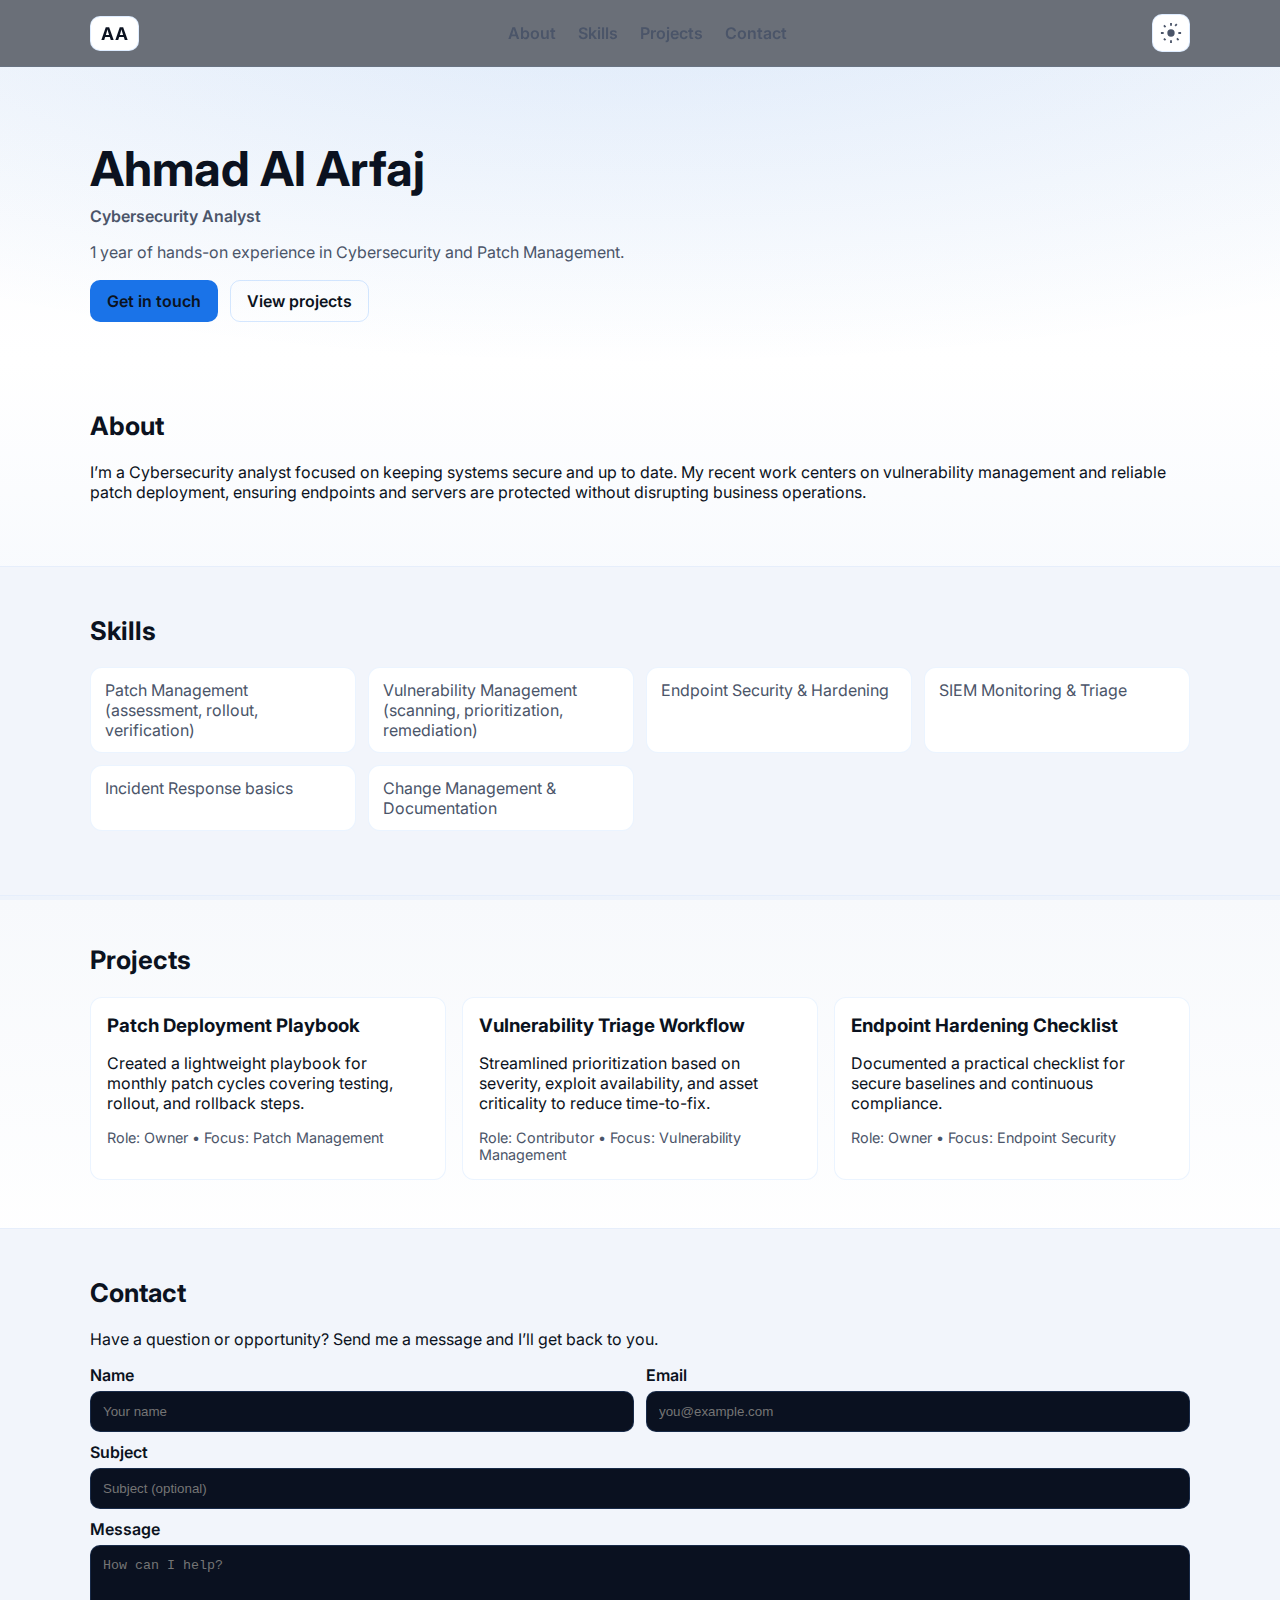
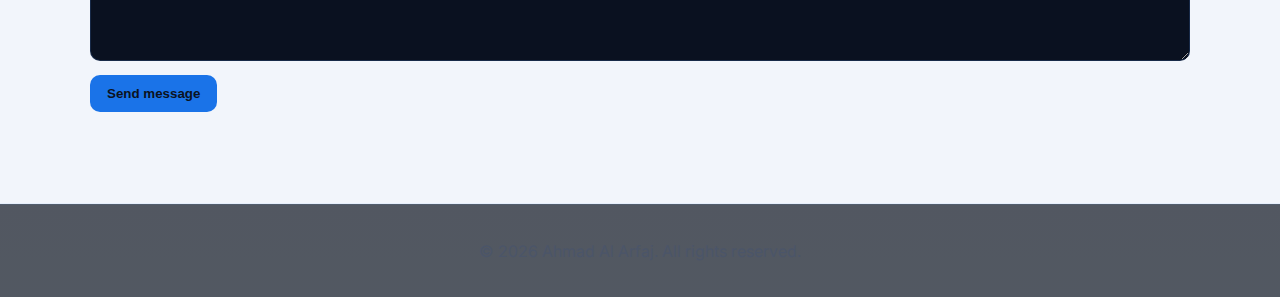
<file: index.html>
<!DOCTYPE html>
<html lang="en">
<head>
    <meta charset="UTF-8">
    <meta name="viewport" content="width=device-width, initial-scale=1">
    <title>Ahmad S. Al Arfaj | Cybersecurity Analyst</title>
    <meta name="description" content="Portfolio of Ahmad S. Al Arfaj — Cybersecurity Analyst with 1 year of experience in Cybersecurity and Patch Management.">
    <link rel="stylesheet" href="assets/css/styles.css">
    <link rel="preconnect" href="https://fonts.googleapis.com">
    <link rel="preconnect" href="https://fonts.gstatic.com" crossorigin>
    <link href="https://fonts.googleapis.com/css2?family=Inter:wght@400;600;700&display=swap" rel="stylesheet">
</head>
<body>
    <header class="site-header">
        <div class="container header-inner">
            <a href="#home" class="logo">AA</a>
            <nav class="nav">
                <a href="#about">About</a>
                <a href="#skills">Skills</a>
                <a href="#projects">Projects</a>
                <a href="#contact">Contact</a>
            </nav>
            <button id="theme-toggle" class="icon-btn" aria-label="Toggle dark/light mode" title="Toggle theme">
                <!-- Moon icon (default for dark) -->
                <svg class="icon icon-moon" viewBox="0 0 24 24" width="22" height="22" aria-hidden="true">
                    <path fill="currentColor" d="M21.64 13A9 9 0 0 1 11 2.36 1 1 0 0 0 9.7 3.7 7 7 0 1 0 20.3 14.3 1 1 0 0 0 21.64 13z"/>
                </svg>
                <!-- Sun icon (shown in light) -->
                <svg class="icon icon-sun" viewBox="0 0 24 24" width="22" height="22" aria-hidden="true">
                    <path fill="currentColor" d="M6.76 4.84l-1.8-1.79-1.41 1.41 1.79 1.8 1.42-1.42zm10.48 0l1.79-1.8-1.41-1.41-1.8 1.79 1.42 1.42zM12 4h-1V1h2v3h-1zm0 16h-1v3h2v-3h-1zM4 11H1v2h3v-2zm19 0h-3v2h3v-2zM6.76 19.16l-1.42 1.42-1.79-1.8 1.41-1.41 1.8 1.79zM19.16 17.24l1.8 1.79-1.41 1.41-1.79-1.8 1.4-1.4zM12 8a4 4 0 100 8 4 4 0 000-8z"/>
                </svg>
            </button>
        </div>
    </header>

    <main id="home">
        <section class="hero">
            <div class="container hero-inner">
                <div class="hero-text">
                    <h1>Ahmad Al Arfaj</h1>
                    <p class="subtitle">Cybersecurity Analyst</p>
                    <p class="tagline">1 year of hands-on experience in Cybersecurity and Patch Management.</p>
                    <div class="cta-row">
                        <a class="btn primary" href="#contact">Get in touch</a>
                        <a class="btn ghost" href="#projects">View projects</a>
                    </div>
                </div>
            </div>
        </section>

        <section id="about" class="section">
            <div class="container">
                <h2>About</h2>
                <p>
                    I’m a Cybersecurity analyst focused on keeping systems secure and up to date. My recent work centers on
                    vulnerability management and reliable patch deployment, ensuring endpoints and servers are protected
                    without disrupting business operations.
                </p>
            </div>
        </section>

        <section id="skills" class="section alt">
            <div class="container">
                <h2>Skills</h2>
                <ul class="skills">
                    <li>Patch Management (assessment, rollout, verification)</li>
                    <li>Vulnerability Management (scanning, prioritization, remediation)</li>
                    <li>Endpoint Security & Hardening</li>
                    <li>SIEM Monitoring & Triage</li>
                    <li>Incident Response basics</li>
                    <li>Change Management & Documentation</li>
                </ul>
            </div>
        </section>

        <section id="projects" class="section">
            <div class="container">
                <h2>Projects</h2>
                <div class="cards">
                    <article class="card">
                        <h3>Patch Deployment Playbook</h3>
                        <p>Created a lightweight playbook for monthly patch cycles covering testing, rollout, and rollback steps.</p>
                        <div class="meta">Role: Owner • Focus: Patch Management</div>
                    </article>
                    <article class="card">
                        <h3>Vulnerability Triage Workflow</h3>
                        <p>Streamlined prioritization based on severity, exploit availability, and asset criticality to reduce time-to-fix.</p>
                        <div class="meta">Role: Contributor • Focus: Vulnerability Management</div>
                    </article>
                    <article class="card">
                        <h3>Endpoint Hardening Checklist</h3>
                        <p>Documented a practical checklist for secure baselines and continuous compliance.</p>
                        <div class="meta">Role: Owner • Focus: Endpoint Security</div>
                    </article>
                </div>
            </div>
        </section>

        <section id="contact" class="section alt">
            <div class="container">
                <h2>Contact</h2>
                <p>Have a question or opportunity? Send me a message and I’ll get back to you.</p>
                <!-- Set data-to to your email. Optional: set data-endpoint to a backend URL to receive form posts. -->
                <form id="contact-form" class="contact-form" data-to="ahmad@example.com" data-endpoint="">
                    <div class="grid two">
                        <label>
                            <span>Name</span>
                            <input type="text" name="name" required minlength="2" placeholder="Your name">
                        </label>
                        <label>
                            <span>Email</span>
                            <input type="email" name="email" required placeholder="you@example.com">
                        </label>
                    </div>
                    <label>
                        <span>Subject</span>
                        <input type="text" name="subject" placeholder="Subject (optional)">
                    </label>
                    <label>
                        <span>Message</span>
                        <textarea name="message" rows="6" required placeholder="How can I help?"></textarea>
                    </label>
                    <!-- Honeypot field to deter bots -->
                    <input type="text" name="company" class="hp" autocomplete="off" tabindex="-1" aria-hidden="true">
                    <button type="submit" class="btn primary">Send message</button>
                    <p id="form-status" role="status" aria-live="polite" class="form-status"></p>
                </form>
            </div>
        </section>
    </main>

    <footer class="site-footer">
        <div class="container">
            <p>&copy; <span id="year"></span> Ahmad Al Arfaj. All rights reserved.</p>
        </div>
    </footer>

    <script src="assets/js/main.js"></script>
</body>
</html>
</file>
<file: assets/css/styles.css>
:root {
    --bg: #0b1220;
    --surface: #111a2b;
    --surface-alt: #0e1626;
    --text: #eaf0ff;
    --muted: #aab4cf;
    --primary: #5aa2ff;
    --primary-600: #3f8cff;
    --ring: rgba(90,162,255,0.5);
    --radius: 12px;
}

/* Light theme variables */
.theme-light {
    --bg: #f7f9fc;
    --surface: #ffffff;
    --surface-alt: #f2f5fb;
    --text: #0b1220;
    --muted: #4b5569;
    --primary: #1a73e8;
    --primary-600: #1559b5;
    --ring: rgba(26,115,232,0.35);
}

* { box-sizing: border-box; }
html, body { height: 100%; }
body {
    margin: 0;
    font-family: 'Inter', system-ui, -apple-system, Segoe UI, Roboto, Arial, sans-serif;
    color: var(--text);
    background: linear-gradient(180deg, #0b1220 0%, #0d1424 40%, #0b1220 100%);
}

/* Light gradient background */
.theme-light body, body.theme-light {
    background: linear-gradient(180deg, #f7f9fc 0%, #ffffff 40%, #eef3fb 100%);
}

.container {
    width: min(1100px, 92%);
    margin: 0 auto;
}

/* Header */
.site-header {
    position: sticky;
    top: 0;
    z-index: 10;
    backdrop-filter: blur(10px);
    background: rgba(11, 18, 32, 0.6);
    border-bottom: 1px solid rgba(90,162,255,0.08);
}
.header-inner { display: flex; align-items: center; justify-content: space-between; padding: 14px 0; }
.logo { color: var(--text); text-decoration: none; font-weight: 700; font-size: 1.1rem; letter-spacing: 0.5px; background: var(--surface); border: 1px solid rgba(90,162,255,0.2); padding: 6px 10px; border-radius: 10px; }
.nav a { color: var(--muted); text-decoration: none; margin-left: 18px; font-weight: 600; }
.nav a:hover { color: var(--text); }

/* Icon button */
.icon-btn { margin-left: 14px; display: inline-flex; align-items: center; justify-content: center; background: var(--surface); color: var(--muted); border: 1px solid rgba(90,162,255,0.2); border-radius: 10px; width: 38px; height: 38px; cursor: pointer; }
.icon-btn:hover { color: var(--text); border-color: var(--primary); }
.icon { display: block; }
.icon-sun { display: none; }

/* When in light theme, show sun icon, hide moon */
.theme-light .icon-sun, body.theme-light .icon-sun { display: block; }
.theme-light .icon-moon, body.theme-light .icon-moon { display: none; }

/* Hero */
.hero { padding: 72px 0 40px; background: radial-gradient(1200px 400px at 50% -100px, rgba(90,162,255,0.18), transparent), transparent; }
.theme-light .hero, body.theme-light .hero { background: radial-gradient(1200px 400px at 50% -100px, rgba(26,115,232,0.12), transparent), transparent; }
.hero-inner { display: grid; grid-template-columns: 1fr; gap: 24px; }
.hero-text h1 { font-size: clamp(2rem, 4vw, 3rem); margin: 0 0 8px; }
.subtitle { color: var(--muted); font-weight: 600; margin: 0 0 8px; }
.tagline { color: var(--muted); max-width: 700px; }
.cta-row { margin-top: 18px; display: flex; gap: 12px; }

.btn { display: inline-block; padding: 10px 16px; border-radius: 10px; text-decoration: none; font-weight: 600; transition: transform .08s ease, background .2s ease, color .2s ease, border-color .2s ease; }
.btn:active { transform: translateY(1px); }
.btn.primary { background: var(--primary); color: #0b1220; border: 1px solid transparent; }
.btn.primary:hover { background: var(--primary-600); }
.btn.ghost { background: transparent; border: 1px solid rgba(90,162,255,0.25); color: var(--text); }
.btn.ghost:hover { border-color: var(--primary); color: var(--primary); }

/* Sections */
.section { padding: 48px 0; }
.section.alt { background: var(--surface-alt); border-top: 1px solid rgba(90,162,255,0.08); border-bottom: 1px solid rgba(90,162,255,0.08); }
.section h2 { margin-top: 0; font-size: 1.6rem; }

/* Skills */
.skills { display: grid; grid-template-columns: repeat(auto-fit, minmax(220px, 1fr)); gap: 12px; padding: 0; list-style: none; }
.skills li { background: var(--surface); border: 1px solid rgba(90,162,255,0.12); padding: 12px 14px; border-radius: var(--radius); color: var(--muted); }

/* Cards */
.cards { display: grid; grid-template-columns: repeat(auto-fit, minmax(260px, 1fr)); gap: 16px; }
.card { background: var(--surface); border: 1px solid rgba(90,162,255,0.12); border-radius: var(--radius); padding: 16px; }
.card h3 { margin: 0 0 6px; }
.card .meta { color: var(--muted); font-size: 0.9rem; margin-top: 8px; }

/* Contact form */
.contact-form { margin-top: 8px; }
.grid.two { display: grid; grid-template-columns: repeat(2, 1fr); gap: 12px; }
label { display: block; color: var(--muted); font-weight: 600; margin-bottom: 10px; }
label span { display: inline-block; margin-bottom: 6px; color: var(--text); }
input[type="text"], input[type="email"], textarea {
    width: 100%;
    padding: 12px 12px;
    border-radius: 10px;
    border: 1px solid rgba(90,162,255,0.18);
    background: #0a1120;
    color: var(--text);
    outline: none;
}
input:focus, textarea:focus { box-shadow: 0 0 0 3px var(--ring); border-color: var(--primary); }
.hp { position: absolute; left: -10000px; }
.form-status { min-height: 1.2em; margin-top: 8px; color: var(--muted); }

/* Footer */
.site-footer { border-top: 1px solid rgba(90,162,255,0.08); background: rgba(11,18,32,0.7); }
.site-footer .container { padding: 20px 0; text-align: center; color: var(--muted); }

/* Responsive */
@media (max-width: 700px) {
    .grid.two { grid-template-columns: 1fr; }
}
</file>
